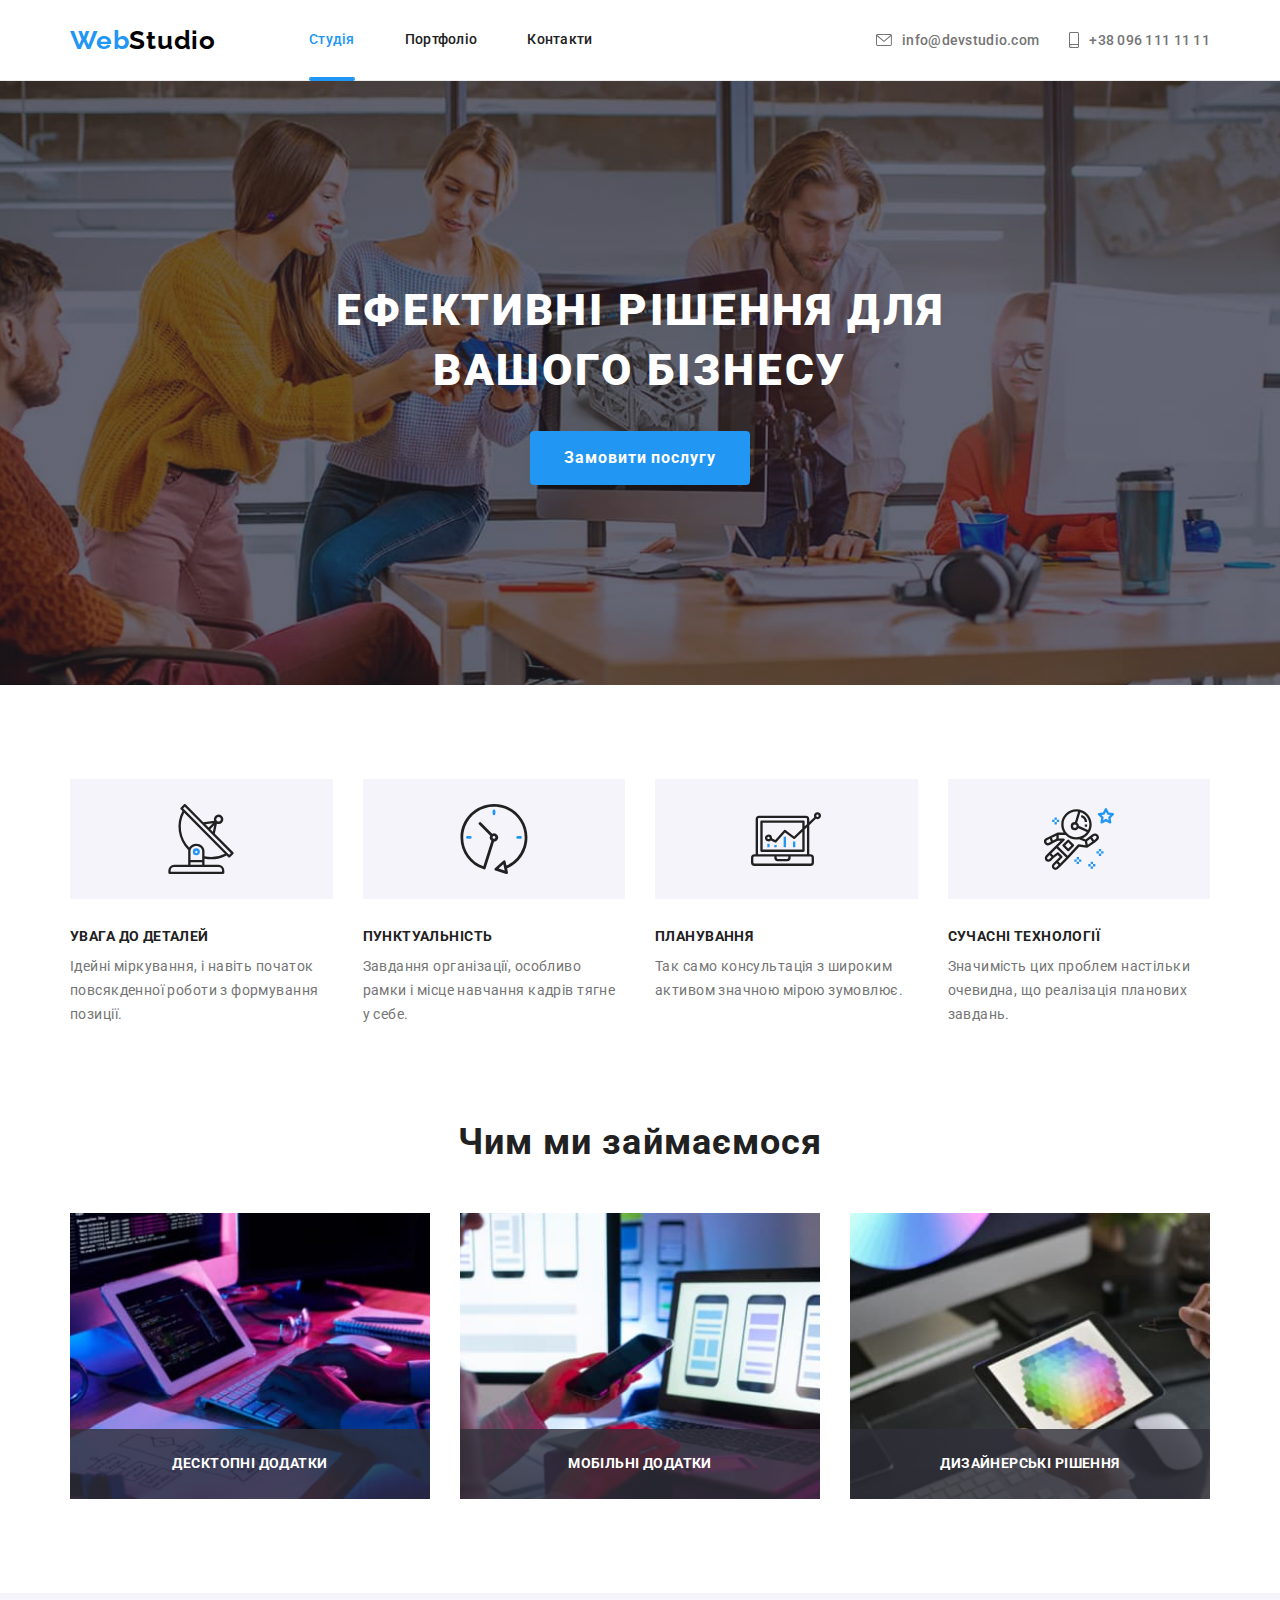
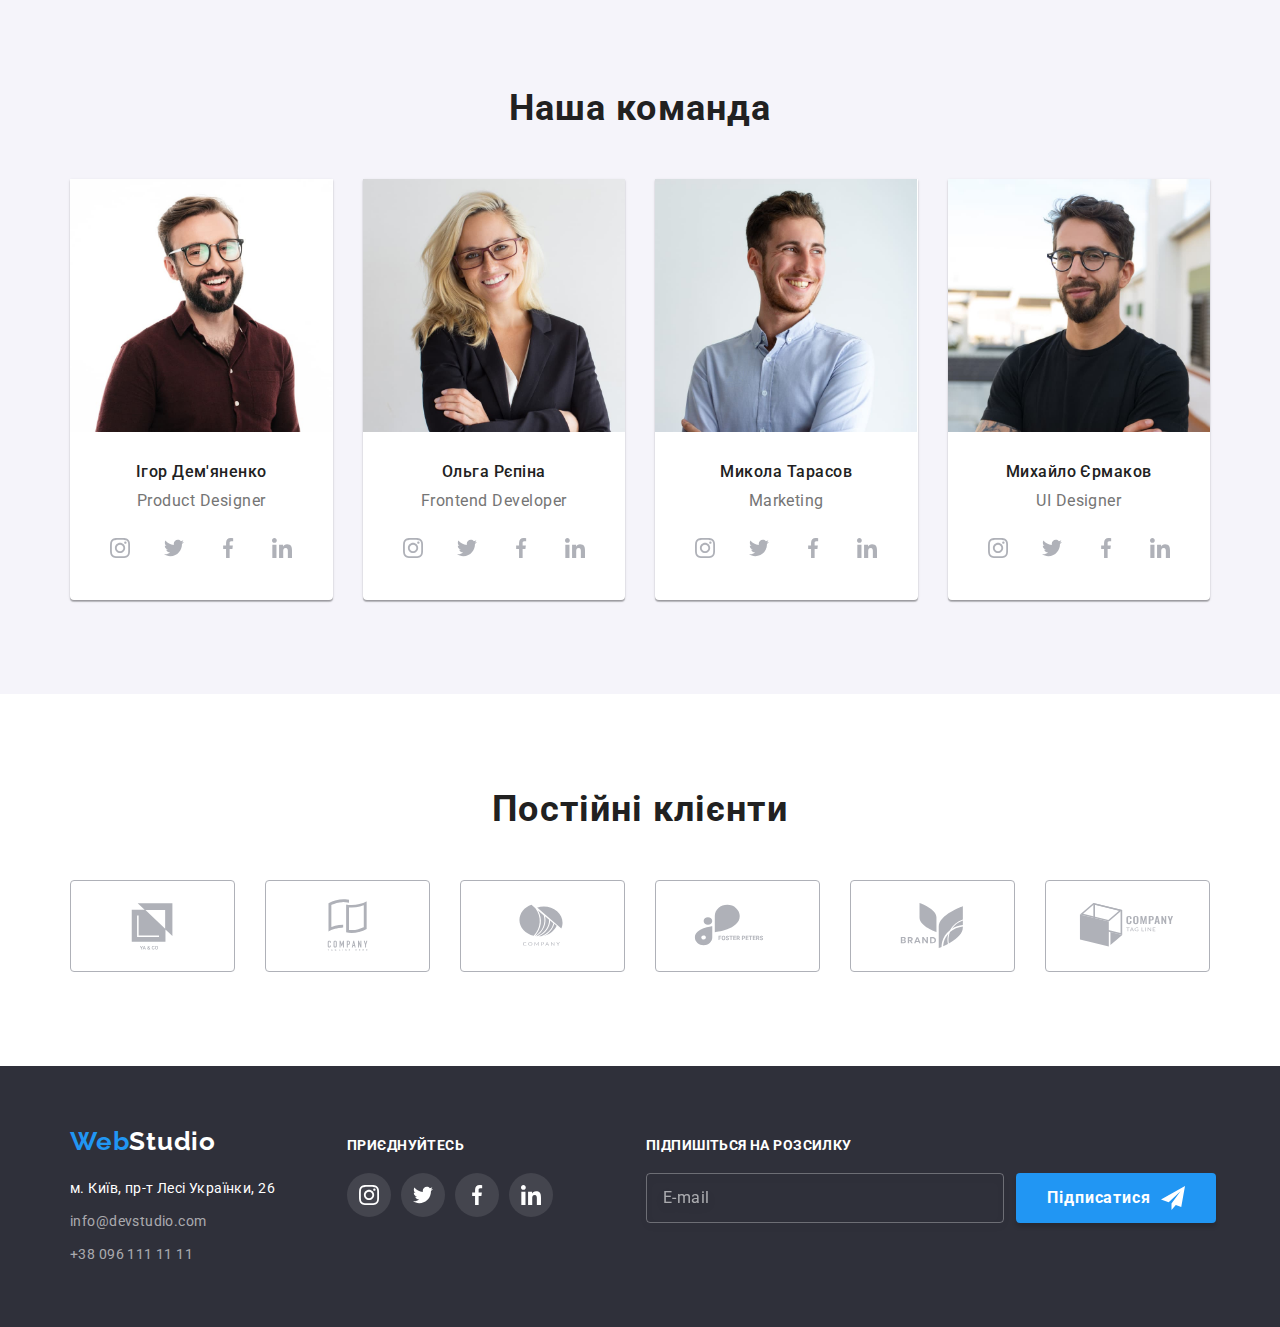
<file: index.html>
<!DOCTYPE html>
<html lang="uk">
  <head>
    <meta charset="UTF-8" />
    <meta http-equiv="X-UA-Compatible" content="IE=edge" />
    <meta name="viewport" content="width=device-width, initial-scale=1.0" />
    <title>Студія</title>
    <link
      href="https://fonts.googleapis.com/css2?family=Raleway:wght@700&family=Roboto:wght@400;500;700;900&display=swap"
      rel="stylesheet"
    />
    <link
      rel="stylesheet"
      href="https://cdnjs.cloudflare.com/ajax/libs/modern-normalize/1.1.0/modern-normalize.min.css"
    />
    <link rel="stylesheet" href="./css/main.min.css" />
  </head>
  <body>
    <header class="header">
      <div class="container header-flex">
        <a class="header-logo link" href=""
          ><span class="header-web">Web</span>Studio</a
        >
        <nav>
          <ul class="header-list list">
            <li class="header-item">
              <a class="header-link link current" href="#">Студія</a>
            </li>
            <li class="header-item">
              <a class="header-link link" href="./portfolio.html">Портфоліо</a>
            </li>
            <li class="header-item">
              <a class="header-link link" href="#">Контакти</a>
            </li>
          </ul>
        </nav>
        <ul class="header-list-auth list">
          <li>
            <a class="header-mail" href="mailto:info@devstudio.com">
              <svg class="header-mail-icon" width="16" height="12">
                <use href="./images/icons.svg#icon-envelope"></use>
              </svg>
              info@devstudio.com
            </a>
          </li>
          <li>
            <a class="header-tel" href="tel:+380961111111">
              <svg class="header-tel-icon" width="10" height="16">
                <use href="./images/icons.svg#icon-smartphone"></use>
              </svg>
              +38 096 111 11 11</a
            >
          </li>
        </ul>
        <button type="button" data-menu-open class="menu-open-btn">
          <svg class="menu-open-icon" width="40" height="40">
            <use href="./images/icons.svg#icon-menu-open"></use>
          </svg>
        </button>
      </div>
      <div class="menu-modal is-hidden" data-menu>
        <div class="menu-container">
          <div class="modal-menu-top">
            <button type="button" data-menu-close class="menu-close-btn">
              <svg class="menu-close-icon" width="19" height="19">
                <use href="./images/icons.svg#icon-close"></use>
              </svg>
            </button>
            <nav>
              <ul class="menu-modal-list list">
                <li class="menu-modal-item">
                  <a class="menu-modal-link link current" href="#">Студія</a>
                </li>
                <li class="menu-modal-item">
                  <a class="menu-modal-link link" href="./portfolio.html"
                    >Портфоліо</a
                  >
                </li>
                <li class="menu-modal-item">
                  <a class="menu-modal-link link" href="#">Контакти</a>
                </li>
              </ul>
            </nav>
          </div>
          <div class="modal-menu-bottom">
            <ul class="modal-list-auth list">
              <li class="modal-auth-tel">
                <a class="modal-tel link" href="tel:+380961111111">
                  +38 096 111 11 11</a
                >
              </li>
              <li class="modal-auth-mail">
                <a class="modal-mail link" href="mailto:info@devstudio.com">
                  info@devstudio.com
                </a>
              </li>
            </ul>
            <ul class="menu-social-list list">
              <li class="menu-social-item">
                <a class="menu-social-link link first-link" href="#"
                  >Instagram</a
                >
              </li>
              <li class="menu-social-item">
                <a class="menu-social-link link" href="#">Twitter</a>
              </li>
              <li class="menu-social-item">
                <a class="menu-social-link link" href="#">Facebook</a>
              </li>
              <li class="menu-social-item">
                <a class="menu-social-link link" href="#">LinkedIn</a>
              </li>
            </ul>
          </div>
        </div>
      </div>
    </header>
    <main>
      <section class="hero">
        <div class="container">
          <h1 class="main__title">Ефективні рішення для вашого бізнесу</h1>
          <button type="button" data-modal-open class="main__btn">
            Замовити послугу
          </button>
        </div>
      </section>
      <section class="features section">
        <div class="container">
          <h2 class="visually-hidden">Наші особливості</h2>
          <ul class="features-list list">
            <li class="features-antenna">
              <h3 class="features-item-title">УВАГА ДО ДЕТАЛЕЙ</h3>
              <p class="features-text">
                Ідейні міркування, і навіть початок повсякденної роботи з
                формування позиції.
              </p>
            </li>
            <li class="features-clock">
              <h3 class="features-item-title">ПУНКТУАЛЬНІСТЬ</h3>
              <p class="features-text">
                Завдання організації, особливо рамки і місце навчання кадрів
                тягне у себе.
              </p>
            </li>
            <li class="features-diagram">
              <h3 class="features-item-title">ПЛАНУВАННЯ</h3>
              <p class="features-text">
                Так само консультація з широким активом значною мірою зумовлює.
              </p>
            </li>
            <li class="features-astronaut">
              <h3 class="features-item-title">СУЧАСНІ ТЕХНОЛОГІЇ</h3>
              <p class="features-text">
                Значимість цих проблем настільки очевидна, що реалізація
                планових завдань.
              </p>
            </li>
          </ul>
        </div>
      </section>
      <section class="services">
        <div class="container">
          <h2 class="services-title">Чим ми займаємося</h2>
          <ul class="services-list list">
            <li class="services-item">
              <div class="services-block">
                <img
                  srcset="./images/1.jpg 1x, ./images/1-2x.jpg 2x"
                  src="./images/1.jpg"
                  alt="Планування проекту"
                  width="370"
                  height="294"
                />
                <div class="services-text-block">
                  <p class="services-text">Десктопні додатки</p>
                </div>
              </div>
            </li>
            <li class="services-item">
              <div class="services-block">
                <img
                  srcset="./images/2.jpg 1x, ./images/2-2x.jpg 2x"
                  src="./images/2.jpg"
                  alt="Синхронізація з мобільним додатком"
                  width="370"
                  height="294"
                />
                <div class="services-text-block">
                  <p class="services-text">Мобільні додатки</p>
                </div>
              </div>
            </li>
            <li class="services-item">
              <div class="services-block">
                <img
                  srcset="./images/3.jpg 1x, ./images/3-2x.jpg 2x"
                  src="./images/3.jpg"
                  alt="Кольорова палітра"
                  width="370"
                  height="294"
                />
                <div class="services-text-block">
                  <p class="services-text">Дизайнерські рішення</p>
                </div>
              </div>
            </li>
          </ul>
        </div>
      </section>
      <section class="team section">
        <div class="container">
          <h2 class="team-title">Наша команда</h2>
          <ul class="team-list list">
            <li class="team-member">
              <picture>
                <source
                  srcset="
                    ./images/img1.jpg             1x,
                    ./images/team1-desktop-2x.jpg 2x
                  "
                  media="(min-width: 1200px)"
                />
                <source
                  srcset="
                    ./images/team1-tablet-1x.jpg 1x,
                    ./images/team1-tablet-2x.jpg 2x
                  "
                  media="(min-width: 768px)"
                />
                <source
                  srcset="
                    ./images/team1-mob-1x.jpg 1x,
                    ./images/team1-mob-2x.jpg 2x
                  "
                  media="(max-width: 767px)"
                />
                <img src="./images/img1.jpg" alt="Ігор Дем'яненко" />
              </picture>
              <div class="team-block">
                <h3 class="team-member-name">Ігор Дем'яненко</h3>
                <p class="team-member-position">Product Designer</p>
                <ul class="social-list list">
                  <li>
                    <a class="social-icon" href="#">
                      <svg class="social-svg" width="20" height="20">
                        <use href="./images/icons.svg#icon-instagram"></use>
                      </svg>
                    </a>
                  </li>
                  <li>
                    <a class="social-icon" href="#">
                      <svg class="social-svg" width="20" height="20">
                        <use href="./images/icons.svg#icon-twitter"></use>
                      </svg>
                    </a>
                  </li>
                  <li>
                    <a class="social-icon" href="#">
                      <svg class="social-svg" width="20" height="20">
                        <use href="./images/icons.svg#icon-facebook"></use>
                      </svg>
                    </a>
                  </li>
                  <li>
                    <a class="social-icon" href="#">
                      <svg class="social-svg" width="20" height="20">
                        <use href="./images/icons.svg#icon-linkedin"></use>
                      </svg>
                    </a>
                  </li>
                </ul>
              </div>
            </li>
            <li class="team-member">
              <picture>
                <source
                  srcset="
                    ./images/img2.jpg             1x,
                    ./images/team2-desktop-2x.jpg 2x
                  "
                  media="(min-width: 1200px)"
                />
                <source
                  srcset="
                    ./images/team2-tablet-1x.jpg 1x,
                    ./images/team2-tablet-2x.jpg 2x
                  "
                  media="(min-width: 768px)"
                />
                <source
                  srcset="
                    ./images/team2-mob-1x.jpg 1x,
                    ./images/team2-mob-2x.jpg 2x
                  "
                  media="(max-width: 767px)"
                />
                <img src="./images/img2.jpg" alt="Ольга Рєпіна" />
              </picture>
              <div class="team-block">
                <h3 class="team-member-name">Ольга Рєпіна</h3>
                <p class="team-member-position">Frontend Developer</p>
                <ul class="social-list list">
                  <li>
                    <a class="social-icon" href="#">
                      <svg class="social-svg" width="20" height="20">
                        <use href="./images/icons.svg#icon-instagram"></use>
                      </svg>
                    </a>
                  </li>
                  <li>
                    <a class="social-icon" href="#">
                      <svg class="social-svg" width="20" height="20">
                        <use href="./images/icons.svg#icon-twitter"></use>
                      </svg>
                    </a>
                  </li>
                  <li>
                    <a class="social-icon" href="#">
                      <svg class="social-svg" width="20" height="20">
                        <use href="./images/icons.svg#icon-facebook"></use>
                      </svg>
                    </a>
                  </li>
                  <li>
                    <a class="social-icon" href="#">
                      <svg class="social-svg" width="20" height="20">
                        <use href="./images/icons.svg#icon-linkedin"></use>
                      </svg>
                    </a>
                  </li>
                </ul>
              </div>
            </li>
            <li class="team-member">
              <picture>
                <source
                  srcset="
                    ./images/img3.jpg             1x,
                    ./images/team3-desktop-2x.jpg 2x
                  "
                  media="(min-width: 1200px)"
                />
                <source
                  srcset="
                    ./images/team3-tablet-1x.jpg 1x,
                    ./images/team3-tablet-2x.jpg 2x
                  "
                  media="(min-width: 768px)"
                />
                <source
                  srcset="
                    ./images/team3-mob-1x.jpg 1x,
                    ./images/team3-mob-2x.jpg 2x
                  "
                  media="(max-width: 767px)"
                />
                <img src="./images/img3.jpg" alt="Микола Тарасов" />
              </picture>
              <div class="team-block">
                <h3 class="team-member-name">Микола Тарасов</h3>
                <p class="team-member-position">Marketing</p>
                <ul class="social-list list">
                  <li>
                    <a class="social-icon" href="#">
                      <svg class="social-svg" width="20" height="20">
                        <use href="./images/icons.svg#icon-instagram"></use>
                      </svg>
                    </a>
                  </li>
                  <li>
                    <a class="social-icon" href="#">
                      <svg class="social-svg" width="20" height="20">
                        <use href="./images/icons.svg#icon-twitter"></use>
                      </svg>
                    </a>
                  </li>
                  <li>
                    <a class="social-icon" href="#">
                      <svg class="social-svg" width="20" height="20">
                        <use href="./images/icons.svg#icon-facebook"></use>
                      </svg>
                    </a>
                  </li>
                  <li>
                    <a class="social-icon" href="#">
                      <svg class="social-svg" width="20" height="20">
                        <use href="./images/icons.svg#icon-linkedin"></use>
                      </svg>
                    </a>
                  </li>
                </ul>
              </div>
            </li>
            <li class="team-member">
              <picture>
                <source
                  srcset="
                    ./images/img4.jpg             1x,
                    ./images/team4-desktop-2x.jpg 2x
                  "
                  media="(min-width: 1200px)"
                />
                <source
                  srcset="
                    ./images/team4-tablet-1x.jpg 1x,
                    ./images/team4-tablet-2x.jpg 2x
                  "
                  media="(min-width: 768px)"
                />
                <source
                  srcset="
                    ./images/team4-mob-1x.jpg 1x,
                    ./images/team4-mob-2x.jpg 2x
                  "
                  media="(max-width: 767px)"
                />
                <img src="./images/img4.jpg" alt="Михайло Єрмаков" />
              </picture>
              <div class="team-block">
                <h3 class="team-member-name">Михайло Єрмаков</h3>
                <p class="team-member-position">UI Designer</p>
                <ul class="social-list list">
                  <li>
                    <a class="social-icon" href="#">
                      <svg class="social-svg" width="20" height="20">
                        <use href="./images/icons.svg#icon-instagram"></use>
                      </svg>
                    </a>
                  </li>
                  <li>
                    <a class="social-icon" href="#">
                      <svg class="social-svg" width="20" height="20">
                        <use href="./images/icons.svg#icon-twitter"></use>
                      </svg>
                    </a>
                  </li>
                  <li>
                    <a class="social-icon" href="#">
                      <svg class="social-svg" width="20" height="20">
                        <use href="./images/icons.svg#icon-facebook"></use>
                      </svg>
                    </a>
                  </li>
                  <li>
                    <a class="social-icon" href="#">
                      <svg class="social-svg" width="20" height="20">
                        <use href="./images/icons.svg#icon-linkedin"></use>
                      </svg>
                    </a>
                  </li>
                </ul>
              </div>
            </li>
          </ul>
        </div>
      </section>
      <section class="section">
        <div class="container">
          <h2 class="brands__title">Постійні клієнти</h2>
          <ul class="brands__list list">
            <li class="brands__item">
              <a class="brands__block" href="#">
                <svg class="brands__icon" width="106" height="60">
                  <use href="./images/icons.svg#icon-client1"></use>
                </svg>
              </a>
            </li>
            <li class="brands__item">
              <a class="brands__block" href="#">
                <svg class="brands__icon" width="106" height="60">
                  <use href="./images/icons.svg#icon-client2"></use>
                </svg>
              </a>
            </li>
            <li class="brands__item">
              <a class="brands__block" href="#">
                <svg class="brands__icon" width="106" height="60">
                  <use href="./images/icons.svg#icon-client3"></use>
                </svg>
              </a>
            </li>
            <li class="brands__item">
              <a class="brands__block" href="#">
                <svg class="brands__icon" width="106" height="60">
                  <use href="./images/icons.svg#icon-client4"></use>
                </svg>
              </a>
            </li>
            <li class="brands__item">
              <a class="brands__block" href="#">
                <svg class="brands__icon" width="106" height="60">
                  <use href="./images/icons.svg#icon-client5"></use>
                </svg>
              </a>
            </li>
            <li class="brands__item">
              <a class="brands__block" href="#">
                <svg class="brands__icon" width="106" height="60">
                  <use href="./images/icons.svg#icon-client6"></use>
                </svg>
              </a>
            </li>
          </ul>
        </div>
      </section>
    </main>
    <footer class="footer">
      <div class="container">
        <div class="footer-content">
          <div class="footer-top">
            <div class="footer-contacts">
              <a class="footer-logo link" href="#"
                ><span class="logo-web">Web</span>Studio</a
              >
              <address>
                <ul class="footer-list list">
                  <li class="adress">
                    <a
                      class="adress-item link"
                      href="https://goo.gl/maps/mr3EMyMqfhv25Y5KA"
                      rel="noreferrer noopener nofollow"
                      >м. Київ, пр-т Лесі Українки, 26</a
                    >
                  </li>
                  <li class="footer-item-mail">
                    <a
                      class="footer-mail link"
                      href="mailto:info@devstudio.com"
                      target="_blank"
                      >info@devstudio.com</a
                    >
                  </li>
                  <li class="footer-item-tel">
                    <a class="footer-tel link" href="tel:+380961111111"
                      >+38 096 111 11 11</a
                    >
                  </li>
                </ul>
              </address>
            </div>
            <div class="footer-socials">
              <h3 class="footer-socials-title">ПРИЄДНУЙТЕСЬ</h3>
              <ul class="footer-social-list list">
                <li>
                  <a class="footer-social-icon" href="#">
                    <svg class="footer-social-svg" width="20" height="20">
                      <use href="./images/icons.svg#icon-instagram"></use>
                    </svg>
                  </a>
                </li>
                <li>
                  <a class="footer-social-icon" href="#">
                    <svg class="footer-social-svg" width="20" height="20">
                      <use href="./images/icons.svg#icon-twitter"></use>
                    </svg>
                  </a>
                </li>
                <li>
                  <a class="footer-social-icon" href="#">
                    <svg class="footer-social-svg" width="20" height="20">
                      <use href="./images/icons.svg#icon-facebook"></use>
                    </svg>
                  </a>
                </li>
                <li>
                  <a class="footer-social-icon" href="#">
                    <svg class="footer-social-svg" width="20" height="20">
                      <use href="./images/icons.svg#icon-linkedin"></use>
                    </svg>
                  </a>
                </li>
              </ul>
            </div>
          </div>
          <div class="footer-form">
            <h3 class="footer-socials-title">Підпишіться на розсилку</h3>
            <form>
              <div class="footer-right">
                <input type="text" placeholder="E-mail" class="footer-input" />
                <button type="submit" class="footer-form-btn">
                  Підписатися
                  <svg class="footer-social-svg" width="24" height="24">
                    <use href="./images/icons.svg#icon-send"></use>
                  </svg>
                </button>
              </div>
            </form>
          </div>
        </div>
      </div>
    </footer>
    <div class="backdrop is-hidden" data-modal>
      <div class="modal">
        <button type="button" data-modal-close class="modal-btn">
          <svg class="modal-close-icon" width="11" height="11">
            <use href="./images/icons.svg#icon-close"></use>
          </svg>
        </button>
        <p class="modal-title">Залиште свої дані, ми вам передзвонимо</p>
        <form>
          <label for="name" class="modal-label">Ім'я</label>
          <div class="modal-wrap">
            <input
              type="text"
              class="modal-input"
              name="name"
              id="name"
              required
            />
            <svg class="modal-person-svg" width="18" height="18">
              <use href="./images/icons.svg#icon-person"></use>
            </svg>
          </div>
          <label for="tel" class="modal-label">Телефон</label>
          <div class="modal-wrap">
            <input
              type="tel"
              class="modal-input"
              name="tel"
              id="tel"
              required
            />
            <svg class="modal-person-svg" width="18" height="18">
              <use href="./images/icons.svg#icon-phone"></use>
            </svg>
          </div>
          <label for="mail" class="modal-label">Пошта</label>
          <div class="modal-wrap">
            <input type="email" class="modal-input" name="mail" id="mail" />
            <svg class="modal-person-svg" width="18" height="18">
              <use href="./images/icons.svg#icon-email"></use>
            </svg>
          </div>
          <label for="comment" class="modal-label">Коментар</label>
          <textarea
            name="comment"
            id="comment"
            class="modal-comment"
            placeholder="Введіть текст"
          ></textarea>
          <div class="check">
            <input
              type="checkbox"
              name="check"
              id="check"
              class="input-check visually-hidden"
            />
            <label for="check" class="modal-check-label">
              <span>
                <svg class="modal-check-svg" width="16" height="15">
                  <use href="./images/icons.svg#icon-vector"></use>
                </svg>
              </span>
              Погоджуюся з розсилкою та приймаю
              <a href="#" class="policy">Умови договору</a></label
            >
          </div>
          <button type="submit" class="modal-btn-send">Відправити</button>
        </form>
      </div>
    </div>
    <script src="./js/modal.js"></script>
    <script src="./js/mobile-menu.js"></script>
  </body>
</html>
</file>
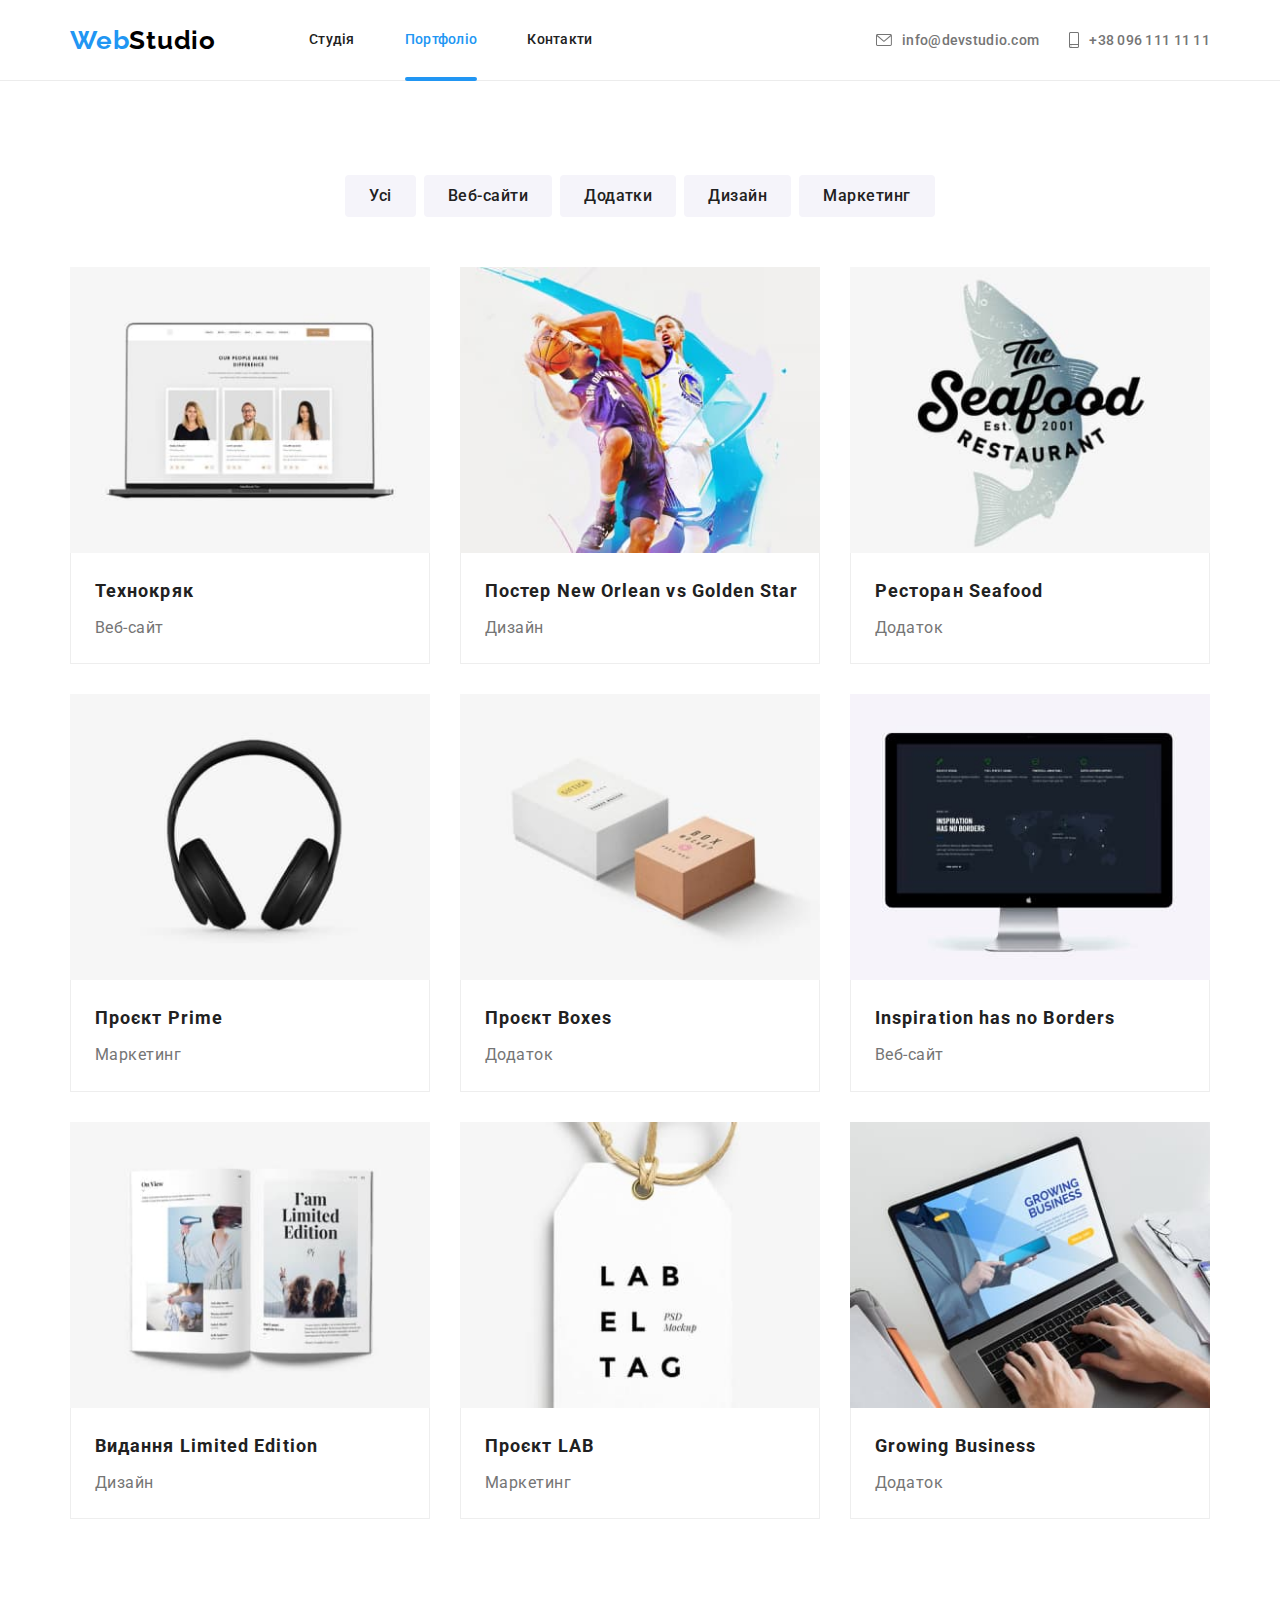
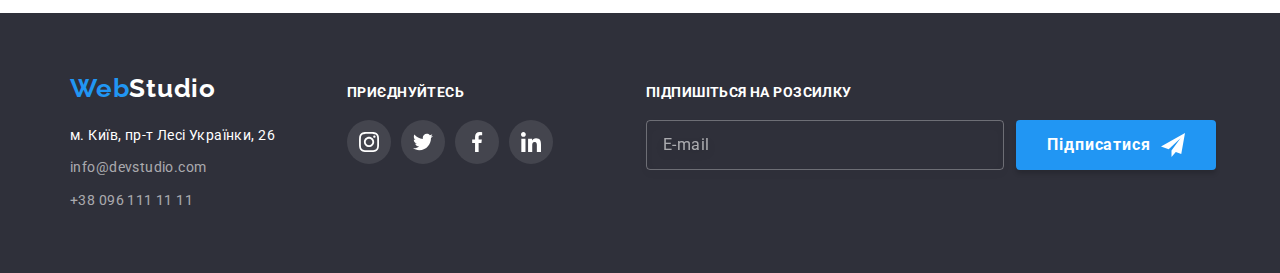
<file: portfolio.html>
<!DOCTYPE html>
<html lang="uk">
  <head>
    <meta charset="UTF-8" />
    <meta http-equiv="X-UA-Compatible" content="IE=edge" />
    <meta name="viewport" content="width=device-width, initial-scale=1.0" />
    <link
      href="https://fonts.googleapis.com/css2?family=Raleway:wght@700&family=Roboto:wght@400;500;700;900&display=swap"
      rel="stylesheet"
    />
    <link
      rel="stylesheet"
      href="https://cdnjs.cloudflare.com/ajax/libs/modern-normalize/1.1.0/modern-normalize.min.css"
    />
   <link rel="stylesheet" href="./css/main.min.css" />
    <title>Портфоліо</title>
  </head>
  <body>
    <header class="header">
      <div class="container header-flex">
        <a class="header-logo link" href=""><span class="header-web">Web</span>Studio</a>
        <nav>
          <ul class="header-list list">
            <li class="header-item">
              <a class="header-link link" href="./index.html">Студія</a>
            </li>
            <li class="header-item">
              <a class="header-link link current" href="#">Портфоліо</a>
            </li>
            <li class="header-item">
              <a class="header-link link" href="#">Контакти</a>
            </li>
          </ul>
        </nav>
        <ul class="header-list-auth list">
          <li>
            <a class="header-mail" href="mailto:info@devstudio.com">
              <svg class="header-mail-icon" width="16" height="12">
                <use href="./images/icons.svg#icon-envelope"></use>
              </svg>
              info@devstudio.com
            </a>
          </li>
          <li>
            <a class="header-tel" href="tel:+380961111111">
              <svg class="header-tel-icon" width="10" height="16">
                <use href="./images/icons.svg#icon-smartphone"></use>
              </svg>
              +38 096 111 11 11</a>
          </li>
        </ul>
        <button type="button" data-menu-open class="menu-open-btn">
          <svg class="menu-open-icon" width="40" height="40">
            <use href="./images/icons.svg#icon-menu-open"></use>
          </svg>
        </button>
      </div>
      <div class="menu-modal is-hidden" data-menu>
        <div class="menu-container">
          <div class="modal-menu-top">
            <button type="button" data-menu-close class="menu-close-btn">
              <svg class="menu-close-icon" width="19" height="19">
                <use href="./images/icons.svg#icon-close"></use>
              </svg>
            </button>
            <nav>
              <ul class="menu-modal-list list">
                <li class="menu-modal-item">
                  <a class="menu-modal-link link" href="./index.html">Студія</a>
                </li>
                <li class="menu-modal-item">
                  <a class="menu-modal-link link current" href="#">Портфоліо</a>
                </li>
                <li class="menu-modal-item">
                  <a class="menu-modal-link link" href="#">Контакти</a>
                </li>
              </ul>
            </nav>
          </div>
          <div class="modal-menu-bottom">
            <ul class="modal-list-auth list">
              <li class="modal-auth-tel">
                <a class="modal-tel link" href="tel:+380961111111">
                  +38 096 111 11 11</a>
              </li>
              <li class="modal-auth-mail">
                <a class="modal-mail link" href="mailto:info@devstudio.com">
                  info@devstudio.com
                </a>
              </li>
            </ul>
            <ul class="menu-social-list list">
              <li class="menu-social-item">
                <a class="menu-social-link link first-link" href="#">Instagram</a>
              </li>
              <li class="menu-social-item">
                <a class="menu-social-link link" href="#">Twitter</a>
              </li>
              <li class="menu-social-item">
                <a class="menu-social-link link" href="#">Facebook</a>
              </li>
              <li class="menu-social-item">
                <a class="menu-social-link link" href="#">LinkedIn</a>
              </li>
            </ul>
          </div>
        </div>
      </div>
    </header>
    <main class="section">
      <div class="container">
        <h1 class="visually-hidden">Фільтр</h1>
        <ul class="filter-list list">
          <li><button type="button" class="filter-btn">Усі</button></li>
          <li><button type="button" class="filter-btn">Веб-сайти</button></li>
          <li class="extra-class"><button type="button" class="filter-btn">Додатки</button></li>
          <li><button type="button" class="filter-btn">Дизайн</button></li>
          <li><button type="button" class="filter-btn">Маркетинг</button></li>
        </ul>
        <ul class="content-list list">
          <li class="content-item">
            <a class="content-link link" href="#">
              <div class="content-wrap">
                <picture>
                  <source srcset="
                                ./images/portfolio1.jpg 1x, 
                                ./images/portfolio-desktop-1-2x.jpg 2x" 
                                media="(min-width: 1200px)" />
                  <source srcset="
                                 ./images/portfolio-tablet-1-1x.jpg 1x, 
                                 ./images/portfolio-tablet-1-2x.jpg 2x" 
                                " media="(min-width: 768px)" />
                  <source srcset="
                                  ./images/portfolio-mob-1-1x.jpg 1x,
                                  ./images/portfolio-mob-1-2x.jpg 2x
                                " media="(max-width: 767px)" />
                  <img src="./images/portfolio1.jpg" alt="Технокряк" />
                </picture>
              <p class="content-hover-text">
                Ресурс пропонує комплексні пропозиції з різним рівнем функціоналу та сервісів. Все це дозволить відвідувачу отримати
                вичерпні відомості про компанію чи приватну особу.
              </p>
              </div>
              <div class="item-block tablet">
                <h2 class="content-title">Технокряк</h2>
                <p class="content-text">Веб-сайт</p>
              </div>
            </a>
          </li>
          <li class="content-item">
            <a class="content-link link" href="#">
              <div class="content-wrap">
                <picture>
                  <source srcset="
                                                ./images/portfolio2.jpg 1x, 
                                                ./images/portfolio-desktop-2-2x.jpg 2x" 
                                                media="(min-width: 1200px)" />
                  <source srcset="
                                                 ./images/portfolio-tablet-2-1x.jpg 1x, 
                                                 ./images/portfolio-tablet-2-2x.jpg 2x" " 
                                                 media=" (min-width: 768px)" />
                  <source srcset="
                                                  ./images/portfolio-mob-2-1x.jpg 1x,
                                                  ./images/portfolio-mob-2-2x.jpg 2x
                                                " media="(max-width: 767px)" />
                  <img src="./images/portfolio2.jpg" alt="Постер New Orlean vs Golden Star" />
                </picture>
              <p class="content-hover-text">
                Ресурс пропонує комплексні пропозиції з різним рівнем функціоналу та сервісів. Все це дозволить відвідувачу отримати
                вичерпні відомості про компанію чи приватну особу.
              </p>
              </div>
              <div class="item-block tablet">
                <h2 class="content-title">Постер New Orlean vs Golden Star</h2>
                <p class="content-text">Дизайн</p>
              </div>
            </a>
          </li>
          <li class="content-item">
            <a class="content-link link" href="#">
              <div class="content-wrap">
                <picture>
                  <source srcset="
                    ./images/portfolio3.jpg 1x, 
                    ./images/portfolio-desktop-3-2x.jpg 2x" 
                     media="(min-width: 1200px)" />
                  <source srcset="
                    ./images/portfolio-tablet-3-1x.jpg 1x, 
                    ./images/portfolio-tablet-3-2x.jpg 2x" 
                     media=" (min-width: 768px)" />
                  <source srcset="
                    ./images/portfolio-mob-3-1x.jpg 1x,
                    ./images/portfolio-mob-3-2x.jpg 2x
                   " media="(max-width: 767px)" />
                  <img src="./images/portfolio3.jpg" alt="Ресторан Seafood" />
                </picture>
              <p class="content-hover-text">
                Ресурс пропонує комплексні пропозиції з різним рівнем функціоналу та сервісів. Все це дозволить відвідувачу отримати
                вичерпні відомості про компанію чи приватну особу.
              </p>
              </div>
              <div class="item-block">
                <h2 class="content-title">Ресторан Seafood</h2>
                <p class="content-text">Додаток</p>
              </div>
            </a>
          </li>
          <li class="content-item">
            <a class="content-link link" href="#">
              <div class="content-wrap">
             <picture>
  <source srcset="
                    ./images/portfolio4.jpg 1x, 
                    ./images/portfolio-desktop-4-2x.jpg 2x" media="(min-width: 1200px)" />
  <source srcset="
                    ./images/portfolio-tablet-4-1x.jpg 1x, 
                    ./images/portfolio-tablet-4-2x.jpg 2x" " 
                     media=" (min-width: 768px)" />
  <source srcset="
                    ./images/portfolio-mob-4-1x.jpg 1x,
                    ./images/portfolio-mob-4-2x.jpg 2x
                   " media="(max-width: 767px)" />
  <img src="./images/portfolio4.jpg" alt="Проєкт Prime" />
            </picture>
              <p class="content-hover-text">
                Ресурс пропонує комплексні пропозиції з різним рівнем функціоналу та сервісів. Все це дозволить відвідувачу отримати
                вичерпні відомості про компанію чи приватну особу.
              </p>
              </div>
              <div class="item-block">
                <h2 class="content-title">Проєкт Prime</h2>
                <p class="content-text">Маркетинг</p>
              </div>
            </a>
          </li>
          <li class="content-item">
            <a class="content-link link" href="#">
              <div class="content-wrap">
  <picture>
    <source srcset="
                      ./images/portfolio5.jpg 1x, 
                      ./images/portfolio-desktop-5-2x.jpg 2x" 
                      media="(min-width: 1200px)" />
    <source srcset="
                      ./images/portfolio-tablet-5-1x.jpg 1x, 
                      ./images/portfolio-tablet-5-2x.jpg 2x" " 
                       media=" (min-width: 768px)" />
    <source srcset="
                      ./images/portfolio-mob-5-1x.jpg 1x,
                      ./images/portfolio-mob-5-2x.jpg 2x
                     " media="(max-width: 767px)" />
    <img src="./images/portfolio5.jpg" alt="Проєкт Boxes" />
  </picture>
              <p class="content-hover-text">
                Ресурс пропонує комплексні пропозиції з різним рівнем функціоналу та сервісів. Все це дозволить відвідувачу отримати
                вичерпні відомості про компанію чи приватну особу.
              </p>
              </div>
              <div class="item-block">
                <h2 class="content-title">Проєкт Boxes</h2>
                <p class="content-text">Додаток</p>
              </div>
            </a>
          </li>
          <li class="content-item">
            <a class="content-link link" href="#">
              <div class="content-wrap">
                <picture>
    <source srcset="
                      ./images/portfolio6.jpg 1x, 
                      ./images/portfolio-desktop-6-2x.jpg 2x" 
                      media="(min-width: 1200px)" />
    <source srcset="
                      ./images/portfolio-tablet-6-1x.jpg 1x, 
                      ./images/portfolio-tablet-6-2x.jpg 2x" " 
                       media=" (min-width: 768px)" />
    <source srcset="
                      ./images/portfolio-mob-6-1x.jpg 1x,
                      ./images/portfolio-mob-6-2x.jpg 2x
                     " media="(max-width: 767px)" />
    <img src="./images/portfolio6.jpg" alt="Inspiration has no Borders" />
  </picture>
              <p class="content-hover-text">
                Ресурс пропонує комплексні пропозиції з різним рівнем функціоналу та сервісів. Все це дозволить відвідувачу отримати
                вичерпні відомості про компанію чи приватну особу.
              </p>
              </div>
              <div class="item-block">
                <h2 class="content-title">Inspiration has no Borders</h2>
                <p class="content-text">Веб-сайт</p>
              </div>
            </a>
          </li>
          <li class="content-item">
            <a class="content-link link" href="#">
              <div class="content-wrap">
                <picture>
    <source srcset="
                      ./images/portfolio7.jpg 1x, 
                      ./images/portfolio-desktop-7-2x.jpg 2x" 
                      media="(min-width: 1200px)" />
    <source srcset="
                      ./images/portfolio-tablet-7-1x.jpg 1x, 
                      ./images/portfolio-tablet-7-2x.jpg 2x" " 
                       media=" (min-width: 768px)" />
    <source srcset="
                      ./images/portfolio-mob-7-1x.jpg 1x,
                      ./images/portfolio-mob-7-2x.jpg 2x
                     " media="(max-width: 767px)" />
    <img src="./images/portfolio7.jpg" alt="Видання Limited Edition" />
  </picture>
              <p class="content-hover-text">
                Ресурс пропонує комплексні пропозиції з різним рівнем функціоналу та сервісів. Все це дозволить відвідувачу отримати
                вичерпні відомості про компанію чи приватну особу.
              </p>
              </div>
              <div class="item-block">
                <h2 class="content-title">Видання Limited Edition</h2>
                <p class="content-text">Дизайн</p>
              </div>
            </a>
          </li>
          <li class="content-item">
            <a class="content-link link" href="#">
              <div class="content-wrap">
                <picture>
    <source srcset="
                      ./images/portfolio8.jpg 1x, 
                      ./images/portfolio-desktop-8-2x.jpg 2x" 
                      media="(min-width: 1200px)" />
    <source srcset="
                      ./images/portfolio-tablet-8-1x.jpg 1x, 
                      ./images/portfolio-tablet-8-2x.jpg 2x" " 
                       media=" (min-width: 768px)" />
    <source srcset="
                      ./images/portfolio-mob-8-1x.jpg 1x,
                      ./images/portfolio-mob-8-2x.jpg 2x
                     " media="(max-width: 767px)" />
    <img src="./images/portfolio8.jpg" alt="Проєкт LAB" />
  </picture>
              <p class="content-hover-text">
                Ресурс пропонує комплексні пропозиції з різним рівнем функціоналу та сервісів. Все це дозволить відвідувачу отримати
                вичерпні відомості про компанію чи приватну особу.
              </p>
              </div>
              <div class="item-block">
                <h2 class="content-title">Проєкт LAB</h2>
                <p class="content-text">Маркетинг</p>
              </div>
            </a>
          </li>
          <li class="content-item">
            <a class="content-link link" href="#">
              <div class="content-wrap">
                <picture>
    <source srcset="
                      ./images/portfolio9.jpg 1x, 
                      ./images/portfolio-desktop-9-2x.jpg 2x" 
                      media="(min-width: 1200px)" />
    <source srcset="
                      ./images/portfolio-tablet-9-1x.jpg 1x, 
                      ./images/portfolio-tablet-9-2x.jpg 2x" " 
                       media=" (min-width: 768px)" />
    <source srcset="
                      ./images/portfolio-mob-9-1x.jpg 1x,
                      ./images/portfolio-mob-9-2x.jpg 2x
                     " media="(max-width: 767px)" />
    <img src="./images/portfolio9.jpg" alt="Growing Business" />
  </picture>
              <p class="content-hover-text">
                Ресурс пропонує комплексні пропозиції з різним рівнем функціоналу та сервісів. Все це дозволить відвідувачу отримати
                вичерпні відомості про компанію чи приватну особу.
              </p>
              </div>
              <div class="item-block">
                <h2 class="content-title">Growing Business</h2>
                <p class="content-text">Додаток</p>
              </div>
            </a>
          </li>
        </ul>
      </div>
    </main>
    <footer class="footer">
      <div class="container">
        <div class="footer-content">
          <div class="footer-top">
            <div class="footer-contacts">
              <a class="footer-logo link" href="#"><span class="logo-web">Web</span>Studio</a>
              <address>
                <ul class="footer-list list">
                  <li class="adress">
                    <a class="adress-item link" href="https://goo.gl/maps/mr3EMyMqfhv25Y5KA"
                      rel="noreferrer noopener nofollow">м. Київ, пр-т Лесі Українки, 26</a>
                  </li>
                  <li class="footer-item-mail">
                    <a class="footer-mail link" href="mailto:info@devstudio.com" target="_blank">info@devstudio.com</a>
                  </li>
                  <li class="footer-item-tel">
                    <a class="footer-tel link" href="tel:+380961111111">+38 096 111 11 11</a>
                  </li>
                </ul>
              </address>
            </div>
            <div class="footer-socials">
              <h3 class="footer-socials-title">ПРИЄДНУЙТЕСЬ</h3>
              <ul class="footer-social-list list">
                <li>
                  <a class="footer-social-icon" href="#">
                    <svg class="footer-social-svg" width="20" height="20">
                      <use href="./images/icons.svg#icon-instagram"></use>
                    </svg>
                  </a>
                </li>
                <li>
                  <a class="footer-social-icon" href="#">
                    <svg class="footer-social-svg" width="20" height="20">
                      <use href="./images/icons.svg#icon-twitter"></use>
                    </svg>
                  </a>
                </li>
                <li>
                  <a class="footer-social-icon" href="#">
                    <svg class="footer-social-svg" width="20" height="20">
                      <use href="./images/icons.svg#icon-facebook"></use>
                    </svg>
                  </a>
                </li>
                <li>
                  <a class="footer-social-icon" href="#">
                    <svg class="footer-social-svg" width="20" height="20">
                      <use href="./images/icons.svg#icon-linkedin"></use>
                    </svg>
                  </a>
                </li>
              </ul>
            </div>
          </div>
          <div class="footer-form">
            <h3 class="footer-socials-title">Підпишіться на розсилку</h3>
            <form>
              <div class="footer-right">
                <input type="text" placeholder="E-mail" class="footer-input" />
                <button type="submit" class="footer-form-btn">
                  Підписатися
                  <svg class="footer-social-svg" width="24" height="24">
                    <use href="./images/icons.svg#icon-send"></use>
                  </svg>
                </button>
              </div>
            </form>
          </div>
        </div>
      </div>
    </footer>
    <script src="./js/mobile-menu.js"></script>
  </body>
</html>
</file>
<file: css/main.min.css>
:root{--first-color: #ffffff;--second-color: #2196f3;--title-color: #212121;--text-color: #757575;--logo-color: #000000;--bgc: #c4c4c4;--contacts-color: rgba(255, 255, 255, 0.6);--filter-btn-bgc: #f5f4fa;--header-border-color: #ececec;--item-block-border: #eeeeee;--footer-bgc: #2f303a;--social-color: #afb1b8;--footer-social-bgc: rgba(255, 255, 255, 0.1);--duration: 250ms;--function: cubic-bezier(0.4, 0, 0.2, 1)}h1,h2,h3,h4,h5,h6{margin:0;padding:0}ul{margin:0;padding:0}p{margin:0;padding:0}img{display:block;max-width:100%;height:auto}body{font-family:"Roboto",sans-serif;background-color:var(--first-color);color:var(--text-color)}.list{list-style:none}.link{text-decoration:none}.section{padding-top:60px;padding-bottom:60px}@media screen and (min-width: 1200px){.section{padding-top:94px;padding-bottom:94px}}.container{width:100%;padding-left:15px;padding-right:15px;margin:0 auto}@media screen and (min-width: 480px){.container{width:480px}}@media screen and (min-width: 768px){.container{width:768px}}@media screen and (min-width: 1200px){.container{width:1170px}}.visually-hidden{position:absolute;white-space:nowrap;width:1px;height:1px;overflow:hidden;border:0;padding:0;clip:rect(0 0 0 0);-webkit-clip-path:inset(50%);clip-path:inset(50%);margin:-1px}.header{border-bottom:1px solid var(--header-border-color)}.header-list{display:none;gap:50px}@media screen and (min-width: 768px){.header-list{display:flex}}.header-list .current{color:var(--second-color)}.header-list .current::after{content:"";position:absolute;display:block;width:100%;height:4px;background-color:var(--second-color);bottom:-1px;border-radius:2px}.header-list-auth{display:none;margin-left:auto}@media screen and (min-width: 768px){.header-list-auth{display:flex;flex-direction:column;gap:10px}}@media screen and (min-width: 1200px){.header-list-auth{display:flex;flex-direction:row;gap:30px}}.header-flex{display:flex;align-items:center}.header-logo{font-family:"Raleway";font-weight:700;font-size:24px;line-height:1.19;letter-spacing:.03em;color:var(--logo-color);margin-right:93px;padding-top:16px;padding-bottom:16px}@media screen and (min-width: 1200px){.header-logo{font-size:26px}}.header-web{font-family:"Raleway";font-weight:700;font-size:24px;line-height:1.19;letter-spacing:.03em;color:var(--second-color);padding-top:16px;padding-bottom:16px}@media screen and (min-width: 1200px){.header-web{font-size:26px}}.header-link{position:relative;display:block;font-weight:500;font-size:14px;line-height:1.14;letter-spacing:.02em;color:var(--title-color);padding-top:32px;padding-bottom:32px;transition:color var(--duration) var(--function)}.header-link:hover,.header-link:focus{color:var(--second-color)}.header-tel{display:flex;gap:10px;align-items:center;font-weight:500;font-size:12px;line-height:1.17;letter-spacing:.02em;color:var(--text-color);text-decoration:none;transition:color var(--duration) var(--function)}@media screen and (min-width: 1200px){.header-tel{padding-top:32px;padding-bottom:32px;font-size:14px}}.header-tel:hover,.header-tel:focus{color:var(--second-color)}.header-mail{display:flex;gap:10px;align-items:center;font-weight:500;font-size:12px;line-height:1.17;letter-spacing:.02em;color:var(--text-color);text-decoration:none;transition:color var(--duration) var(--function)}@media screen and (min-width: 1200px){.header-mail{padding-top:32px;padding-bottom:32px;font-size:14px}}.header-mail:hover,.header-mail:focus{color:var(--second-color)}.header-mail-icon,.header-tel-icon{fill:currentColor}@media screen and (min-width: 768px){.header-mail-icon{width:14px;height:10px}}@media screen and (min-width: 1200px){.header-mail-icon{width:16px;height:12px}}@media screen and (min-width: 768px){.header-tel-icon{width:10px;height:14px}}@media screen and (min-width: 1200px){.header-tel-icon{width:10px;height:16px}}.smartphone:hover,.smartphone:focus{fill:var(--second-color)}.menu-open-btn{width:40px;height:40px;padding:0;display:flex;align-items:center;justify-content:center;background:#fff;border:rgba(0,0,0,0);cursor:pointer;margin-left:auto}@media screen and (min-width: 768px){.menu-open-btn{display:none}}.menu-modal{z-index:1;position:fixed;top:0;background-color:#fff;width:100vw;height:100vh;padding-top:10px;padding-bottom:48px}.menu-modal>.menu-container{height:100%;display:flex;flex-direction:column;justify-content:space-between;overflow:auto;padding-left:40px;padding-right:15px}.menu-close-btn{width:40px;height:40px;border:none;background-color:rgba(0,0,0,0);margin-left:auto;display:block}.menu-modal-link{font-weight:500;font-size:40px;line-height:1.2px;letter-spacing:.02em;color:#212121}.modal-tel{font-weight:500;font-size:34px;line-height:1.2px;letter-spacing:.02em;color:var(--second-color)}@media screen and (min-width: 320px){.modal-tel{font-size:30px}}@media screen and (min-width: 394px){.modal-tel{font-size:34px}}.modal-mail{font-weight:500;font-size:24px;line-height:1.17px;letter-spacing:.02em;color:#757575}.menu-modal-item:not(:last-child){margin-bottom:55px}.modal-auth-tel{margin-bottom:32px}.modal-flex{display:flex;flex-direction:column;justify-content:space-between}.menu-social-list{display:flex;margin-top:64px}.menu-social-item:not(:last-child){border-right:1px solid rgba(33,33,33,.2)}.menu-social-link{font-weight:500;font-size:18px;line-height:1.22;letter-spacing:.02em;color:var(--second-color);padding:0 10px}@media screen and (min-width: 320px){.menu-social-link{font-size:12px}}@media screen and (min-width: 420px){.menu-social-link{font-size:18px}}.first-link{padding-left:0}.menu-modal-list .current{color:var(--second-color)}.hero{padding-top:118px;padding-bottom:118px;text-align:center;background-color:var(--bgc);background-image:linear-gradient(rgba(47, 48, 58, 0.4), rgba(47, 48, 58, 0.4)),url(../images/hero-mob-1x.jpg);background-repeat:no-repeat;background-position:center;background-size:cover;max-width:1600px;margin:0 auto}@media screen and (min-width: 1200px){.hero{padding-top:200px;padding-bottom:200px}}@media(min-device-pixel-ratio: 2),(-webkit-min-device-pixel-ratio: 2),(min-resolution: 192dpi),(min-resolution: 2dppx){.hero{background-image:linear-gradient(rgba(47, 48, 58, 0.4), rgba(47, 48, 58, 0.4)),url(../images/hero-mob-2x.jpg)}}@media screen and (min-width: 768px){.hero{background-image:linear-gradient(rgba(47, 48, 58, 0.4), rgba(47, 48, 58, 0.4)),url(../images/hero-tablet-1x.jpg)}}@media screen and (min-width: 768px)and (min-device-pixel-ratio: 2),screen and (min-width: 768px)and (-webkit-min-device-pixel-ratio: 2),screen and (min-width: 768px)and (min-resolution: 192dpi),screen and (min-width: 768px)and (min-resolution: 2dppx){.hero{background-image:linear-gradient(rgba(47, 48, 58, 0.4), rgba(47, 48, 58, 0.4)),url(../images/hero-tablet-2x.jpg)}}@media screen and (min-width: 1200px){.hero{background-image:linear-gradient(rgba(47, 48, 58, 0.4), rgba(47, 48, 58, 0.4)),url(../images/hero-desktop-1x.jpg)}}@media screen and (min-width: 1200px)and (min-device-pixel-ratio: 2),screen and (min-width: 1200px)and (-webkit-min-device-pixel-ratio: 2),screen and (min-width: 1200px)and (min-resolution: 192dpi),screen and (min-width: 1200px)and (min-resolution: 2dppx){.hero{background-image:linear-gradient(rgba(47, 48, 58, 0.4), rgba(47, 48, 58, 0.4)),url(../images/hero-desktop-2x.jpg)}}.main__title{font-weight:900;font-size:26px;line-height:1.62;text-align:center;letter-spacing:.06em;text-transform:uppercase;color:var(--first-color);max-width:360px;margin:0 auto}@media screen and (min-width: 768px){.main__title{max-width:360px}}@media screen and (min-width: 1200px){.main__title{font-size:44px;line-height:1.36;max-width:696px}}.main__btn{display:inline-block;font-family:inherit;font-weight:700;font-size:16px;line-height:1.88;border-color:rgba(0,0,0,0);border-radius:4px;text-align:center;letter-spacing:.06em;color:var(--first-color);background-color:var(--second-color);cursor:pointer;padding:10px 32px;margin-top:30px;transition:background-color var(--duration) var(--function)}.main__btn:hover,.main__btn:focus{background-color:#188ce8}.features-antenna{width:100%}@media screen and (min-width: 768px){.features-antenna{width:calc((100% - 30px)/2)}}@media screen and (min-width: 1200px){.features-antenna{width:calc((100% - 90px)/4)}}.features-antenna::before{content:"";display:block;height:120px;background-image:url("../images/antenna 1.svg");background-repeat:no-repeat;background-position:center;background-color:var(--filter-btn-bgc);margin-bottom:30px}.features-clock{width:100%}@media screen and (min-width: 768px){.features-clock{width:calc((100% - 30px)/2)}}@media screen and (min-width: 1200px){.features-clock{width:calc((100% - 90px)/4)}}.features-clock::before{content:"";display:block;height:120px;background-image:url("../images/clock 1.svg");background-repeat:no-repeat;background-position:center;background-color:var(--filter-btn-bgc);margin-bottom:30px}.features-diagram{width:100%}@media screen and (min-width: 768px){.features-diagram{width:calc((100% - 30px)/2)}}@media screen and (min-width: 1200px){.features-diagram{width:calc((100% - 90px)/4)}}.features-diagram::before{content:"";display:block;height:120px;background-image:url("../images/diagram 1.svg");background-repeat:no-repeat;background-position:center;background-color:var(--filter-btn-bgc);margin-bottom:30px}.features-astronaut{width:100%}@media screen and (min-width: 768px){.features-astronaut{width:calc((100% - 30px)/2)}}@media screen and (min-width: 1200px){.features-astronaut{width:calc((100% - 90px)/4)}}.features-astronaut::before{content:"";display:block;height:120px;background-image:url("../images/astronaut 1.svg");background-repeat:no-repeat;background-position:center;background-color:var(--filter-btn-bgc);margin-bottom:30px}.features-list{display:flex;gap:30px;flex-wrap:wrap;justify-content:center}.features-item-title{font-weight:700;font-size:14px;line-height:1.14;letter-spacing:.03em;text-transform:uppercase;color:var(--title-color);text-align:center}@media screen and (min-width: 768px){.features-item-title{text-align:left}}.features-text{font-size:14px;line-height:1.71;letter-spacing:.03em;max-width:450px;margin-top:10px}.services{display:none}@media screen and (min-width: 1200px){.services{display:block;padding-bottom:94px}}.services-list{display:flex;gap:30px;justify-content:space-between}.services-title{font-weight:700;font-size:36px;line-height:1.17;text-align:center;letter-spacing:.03em;color:var(--title-color);margin-bottom:50px}.services-block{position:relative}.services-text-block{display:flex;align-items:center;justify-content:center;position:absolute;background:rgba(47,48,58,.8);width:100%;height:70px;bottom:0}.services-text{font-weight:700;font-size:14px;line-height:1.14;text-align:center;letter-spacing:.03em;text-transform:uppercase;color:var(--first-color)}.team{background-color:var(--filter-btn-bgc)}.team-list{display:flex;gap:30px;flex-wrap:wrap}.team-title{font-weight:700;font-size:28px;line-height:1.17;text-align:center;letter-spacing:.03em;color:var(--title-color);margin-bottom:50px}@media screen and (min-width: 1200px){.team-title{font-size:36px}}.team-member{background-color:var(--first-color);box-shadow:0px 1px 3px rgba(0,0,0,.12),0px 1px 1px rgba(0,0,0,.14),0px 2px 1px rgba(0,0,0,.2);border-radius:0px 0px 4px 4px;transition:filter var(--duration) var(--function);width:100%}@media screen and (min-width: 768px){.team-member{width:calc((100% - 30px)/2)}}@media screen and (min-width: 1200px){.team-member{width:calc((100% - 90px)/4)}}.team-member-name{font-weight:500;font-size:16px;line-height:1.19;letter-spacing:.03em;color:var(--title-color)}.team-member-position{font-size:16px;line-height:1.19;letter-spacing:.03em;margin-top:10px;margin-bottom:16px}.team-block{padding-top:30px;padding-bottom:30px;text-align:center}.social-list{display:flex;align-items:center;justify-content:center;gap:10px}.social-icon{display:flex;width:44px;height:44px;border-radius:50%;align-items:center;justify-content:center;transition:background-color var(--duration) var(--function);fill:var(--social-color)}.social-icon:hover,.social-icon:focus{background-color:var(--second-color)}.social-svg{transition:fill var(--duration) var(--function)}.social-icon:hover .social-svg,.social-icon:focus .social-svg{fill:var(--first-color)}.brands__title{font-weight:700;font-size:28px;line-height:1.18;text-align:center;letter-spacing:.03em;color:var(--title-color);margin-bottom:50px}@media screen and (min-width: 1200px){.brands__title{font-size:36px}}.brands__list{display:flex;justify-content:center;gap:30px;flex-wrap:wrap}.brands__item{width:calc((100% - 30px)/2)}@media screen and (min-width: 768px){.brands__item{width:calc((100% - 60px)/3)}}@media screen and (min-width: 768px)and (min-width: 1200px){.brands__item{width:calc((100% - 150px)/6)}}.brands__block{display:flex;width:100%;height:92px;border:1px solid #afb1b8;border-radius:4px;border-color:var(--social-color);align-items:center;justify-content:center;transition:border-color var(--duration) var(--function)}.brands__block:hover,.brands__block:focus{border-color:var(--second-color)}.brands__icon{fill:var(--social-color);transition:fill var(--duration) var(--function)}.brands__block:hover .brands__icon,.brands__block:focus .brands__icon{fill:var(--second-color)}.footer{background-color:var(--footer-bgc);padding-top:60px;padding-bottom:60px}.footer-content{display:flex;flex-direction:column}@media screen and (min-width: 1200px){.footer-content{flex-direction:row;align-items:baseline}}.footer-contacts{margin:0 auto}@media screen and (min-width: 320px){.footer-contacts{margin-bottom:60px}}@media screen and (min-width: 480px){.footer-contacts{margin-bottom:60px}}@media screen and (min-width: 768px){.footer-contacts{margin-right:0;margin-left:0;margin-bottom:0}}@media screen and (min-width: 1200px){.footer-contacts{margin-right:70px;margin-bottom:0}}.footer-top{align-items:baseline}@media screen and (min-width: 768px){.footer-top{display:flex;justify-content:space-around;margin-bottom:60px}}@media screen and (min-width: 320px){.footer-top{margin-bottom:60px}}@media screen and (min-width: 480px){.footer-top{margin-bottom:60px}}@media screen and (min-width: 1200px){.footer-top{margin-bottom:0}}@media screen and (min-width: 1200px){.footer-socials{margin-bottom:0}}@media screen and (min-width: 768px){.footer-socials{margin-bottom:0}}.footer-socials-title{text-align:center;font-weight:700;font-size:14px;line-height:16px;letter-spacing:.03em;text-transform:uppercase;color:var(--first-color);margin-bottom:20px}@media screen and (min-width: 1200px){.footer-socials-title{text-align:left}}.footer-social-list{display:flex;gap:10px;justify-content:center}.footer-social-icon{display:flex;align-items:center;justify-content:center;width:44px;height:44px;border-radius:50%;background-color:var(--footer-social-bgc);transition:background-color var(--duration) var(--function)}.footer-social-icon:hover,.footer-social-icon:focus{background-color:var(--second-color)}.footer-social-svg{fill:var(--first-color)}.footer-logo{display:block;font-family:"Raleway";font-weight:700;font-size:26px;line-height:1.19;letter-spacing:.03em;color:var(--first-color);margin-bottom:20px;text-align:center}@media screen and (min-width: 1200px){.footer-logo{text-align:left}}.logo-web{font-weight:700;font-size:26px;line-height:1.19;letter-spacing:.03em;color:var(--second-color)}.adress-item{display:block;font-style:normal;font-size:14px;line-height:1.71;letter-spacing:.03em;color:var(--first-color);transition:color var(--duration) var(--function);text-align:center}@media screen and (min-width: 1200px){.adress-item{width:207px;text-align:left}}.adress-item:hover,.adress-item:focus{color:var(--second-color)}.footer-mail,.footer-tel{display:block;font-style:normal;font-size:14px;line-height:1.71;letter-spacing:.03em;color:var(--contacts-color);transition:color var(--duration) var(--function)}.footer-mail:hover,.footer-mail:focus,.footer-tel:hover,.footer-tel:focus{color:var(--second-color)}.footer-list{display:flex;flex-direction:column}@media screen and (min-width: 320px){.footer-list{gap:8px}}@media screen and (min-width: 768px){.footer-list{gap:8px}}@media screen and (min-width: 1200px){.footer-list{gap:9px;margin-bottom:0}}.footer-item-mail{margin:0 auto}@media screen and (min-width: 1200px){.footer-item-mail{margin-left:0;margin-right:0}}.footer-item-tel{margin:0 auto}@media screen and (min-width: 1200px){.footer-item-tel{margin:0}}@media screen and (min-width: 1200px){.footer-form{margin-left:93px}}.footer-input{height:50px;border:1px solid rgba(255,255,255,.3);filter:drop-shadow(0px 4px 4px rgba(0, 0, 0, 0.15));border-radius:4px;background-color:rgba(0,0,0,0);padding-left:16px;color:var(--first-color);font-size:14px;line-height:1.71;letter-spacing:.03em;margin:0 auto}@media screen and (min-width: 320px){.footer-input{width:100%}}@media screen and (min-width: 768px){.footer-input{width:450px}}@media screen and (min-width: 1200px){.footer-input{width:358px}}.footer-input::-moz-placeholder{font-size:16px;line-height:1.25;display:flex;align-items:center;letter-spacing:.03em;color:rgba(255,255,255,.6)}.footer-input:-ms-input-placeholder{font-size:16px;line-height:1.25;display:flex;align-items:center;letter-spacing:.03em;color:rgba(255,255,255,.6)}.footer-input::placeholder{font-size:16px;line-height:1.25;display:flex;align-items:center;letter-spacing:.03em;color:rgba(255,255,255,.6)}.footer-right{display:flex;flex-direction:column;gap:20px}@media screen and (min-width: 1200px){.footer-right{flex-direction:row;gap:12px}}.footer-form-btn{width:200px;height:50px;font-weight:700;font-size:16px;line-height:1.88;display:flex;align-items:center;text-align:center;letter-spacing:.06em;color:var(--first-color);background:var(--second-color);box-shadow:0px 4px 4px rgba(0,0,0,.15);border-radius:4px;cursor:pointer;border-color:rgba(0,0,0,0);gap:10px;justify-content:center;margin:0 auto}.backdrop{position:fixed;top:0;width:100%;height:100%;background:rgba(0,0,0,.2);border:1px solid #000;box-shadow:0px 4px 4px rgba(0,0,0,.25);transition:opacity var(--duration) var(--function),visibility var(--duration) var(--function)}.modal{min-height:609px;background-color:var(--first-color);position:absolute;top:50%;left:50%;transform:translate(-50%, -50%) scale(1);transition:transform var(--duration) var(--function);padding:40px}@media screen and (min-width: 320px){.modal{width:100%}}@media screen and (min-width: 480px){.modal{width:450px}}@media screen and (min-width: 768px){.modal{width:450px}}@media screen and (min-width: 1200px){.modal{width:450px}}@media screen and (min-width: 1200px){.modal{width:528px;min-height:581px}}.backdrop.is-hidden .modal{transform:translate(-50%, -50%) scale(0)}.modal-btn{position:absolute;width:30px;height:30px;border-radius:50%;background:var(--first-color);border:1px solid rgba(0,0,0,.1);top:8px;right:8px;display:flex;align-items:center;justify-content:center;padding:0;cursor:pointer;transition:fill var(--duration) var(--function)}.modal-btn:hover,.modal-btn:focus{fill:var(--second-color)}.is-hidden{opacity:0;visibility:hidden;pointer-events:none}.modal-title{font-weight:700;font-size:20px;line-height:1.15;text-align:center;letter-spacing:.03em;color:#212121;margin-bottom:12px}.modal-input{width:100%;height:40px;border:1px solid rgba(33,33,33,.2);outline:rgba(0,0,0,0);border-radius:4px;padding-left:42px;transition:border var(--duration) var(--function);font-size:14px;line-height:1.71;letter-spacing:.03em}.modal-input:focus{border:1px solid var(--second-color)}.modal-input:focus+.modal-person-svg{fill:var(--second-color)}.modal-label{font-size:12px;line-height:1.17;letter-spacing:.01em;color:var(--text-color)}.modal-comment{display:block;width:100%;height:120px;border:1px solid rgba(33,33,33,.2);border-radius:4px;resize:none;margin-top:4px;outline:rgba(0,0,0,0);transition:border var(--duration) var(--function);padding-left:16px;padding-top:15px;font-size:14px;line-height:1.71;letter-spacing:.03em}.modal-comment:focus{border:1px solid var(--second-color)}.modal-comment::-moz-placeholder{font-size:12px;line-height:1.17;letter-spacing:.01em;color:rgba(117,117,117,.5)}.modal-comment:-ms-input-placeholder{font-size:12px;line-height:1.17;letter-spacing:.01em;color:rgba(117,117,117,.5)}.modal-comment::placeholder{font-size:12px;line-height:1.17;letter-spacing:.01em;color:rgba(117,117,117,.5)}.modal-btn-send{width:200px;height:50px;background:var(--second-color);box-shadow:0px 4px 4px rgba(0,0,0,.15);border-radius:4px;font-weight:700;font-size:16px;line-height:1.88;display:flex;align-items:center;text-align:center;justify-content:center;letter-spacing:.06em;color:var(--first-color);border-color:rgba(0,0,0,0);margin:0 auto;cursor:pointer}.modal-check-label{font-size:12px;line-height:1.71;letter-spacing:.03em;color:var(--text-color);display:flex;align-items:center;justify-content:center;cursor:pointer}@media screen and (min-width: 1200px){.modal-check-label{font-size:14px}}.modal-check-label span{width:16px;height:15px;border:2px solid var(--title-color);border-radius:2px;margin-right:8px;display:flex;align-items:center;justify-content:center;fill:rgba(0,0,0,0);transition:border-color var(--duration) var(--function)}.input-check:checked+.modal-check-label span{background-color:var(--second-color);border-color:rgba(0,0,0,0);fill:var(--first-color)}.input-check:focus+.modal-check-label span{border-color:var(--second-color)}.policy{font-size:12px;line-height:1.71;letter-spacing:.03em;-webkit-text-decoration-line:underline;text-decoration-line:underline;color:var(--second-color);margin-left:5px}@media screen and (min-width: 1200px){.policy{font-size:14px}}.check{margin-top:20px;margin-bottom:30px}.modal-person-svg{position:absolute;left:12px;top:50%;transform:translateY(-50%);transition:fill var(--duration) var(--function)}.modal-wrap{position:relative;margin-bottom:10px;margin-top:4px}.filter-list{display:flex;flex-wrap:wrap;gap:8px;justify-content:left;margin-bottom:40px}@media screen and (min-width: 768px){.filter-list{justify-content:center;margin-bottom:30px}}@media screen and (min-width: 1200px){.filter-list{justify-content:center;margin-bottom:50px}}.filter-btn{font-family:inherit;font-weight:500;font-size:16px;line-height:1.62;text-align:center;letter-spacing:.03em;color:var(--title-color);background-color:var(--filter-btn-bgc);cursor:pointer;border-color:rgba(0,0,0,0);border-radius:4px;padding:6px 22px;transition:color var(--duration) var(--function),background-color var(--duration) var(--function),box-shadow var(--duration) var(--function)}.filter-btn:hover,.filter-btn:focus{background-color:var(--second-color);color:var(--first-color);box-shadow:0px 3px 1px rgba(0,0,0,.1),0px 1px 2px rgba(0,0,0,.08),0px 2px 2px rgba(0,0,0,.12)}@media screen and (min-width: 450px){.extra-class{margin-right:10px}}@media screen and (min-width: 768px){.extra-class{margin-right:0}}@media screen and (min-width: 1200px){.extra-class{margin-right:0}}.content-list{display:flex;flex-wrap:wrap;gap:30px}.content-link{display:block;transition:box-shadow var(--duration) var(--function)}.content-link:hover,.content-link:focus{box-shadow:0px 1px 1px rgba(0,0,0,.12),0px 4px 4px rgba(0,0,0,.06),1px 4px 6px rgba(0,0,0,.16)}@media screen and (min-width: 768px){.content-item{width:calc((100% - 30px)/2)}}@media screen and (min-width: 1200px){.content-item{width:calc((100% - 60px)/3)}}.content-title{font-weight:700;font-size:18px;line-height:2;letter-spacing:.06em;color:var(--title-color);margin-bottom:4px}.content-hover-text{position:absolute;top:0;left:0;font-size:18px;line-height:1.56;letter-spacing:.03em;color:var(--first-color);padding:63px 24px;background-color:rgba(33,150,243,.9);transform:translateY(100%);transition:transform var(--duration) var(--function);overflow:hidden}@media screen and (min-width: 480px){.content-hover-text{height:294px}}@media screen and (min-width: 480px){.content-hover-text{top:30px}}@media screen and (min-width: 768px){.content-hover-text{top:1px}}.content-link:hover .content-hover-text,.content-link:focus .content-hover-text{transform:translateY(0)}@media screen and (min-width: 480px){.content-link:hover .content-hover-text,.content-link:focus .content-hover-text{transform:translateY(-10%)}}@media screen and (min-width: 768px){.content-link:hover .content-hover-text,.content-link:focus .content-hover-text{transform:translateY(0)}}.content-wrap{position:relative;overflow:hidden}.content-text{font-size:16px;line-height:1.88;letter-spacing:.03em;color:var(--text-color)}.item-block{padding-top:20px;padding-bottom:20px;padding-left:24px;padding-right:0;border-bottom:1px solid var(--item-block-border);border-left:1px solid var(--item-block-border);border-right:1px solid var(--item-block-border)}@media screen and (min-width: 768px){.item-block{padding-right:24px}}@media screen and (min-width: 1200px){.item-block{padding-right:0}}@media screen and (min-width: 768px){.tablet{height:146px}}@media screen and (min-width: 1200px){.tablet{height:auto}}/*# sourceMappingURL=main.min.css.map */
</file>
